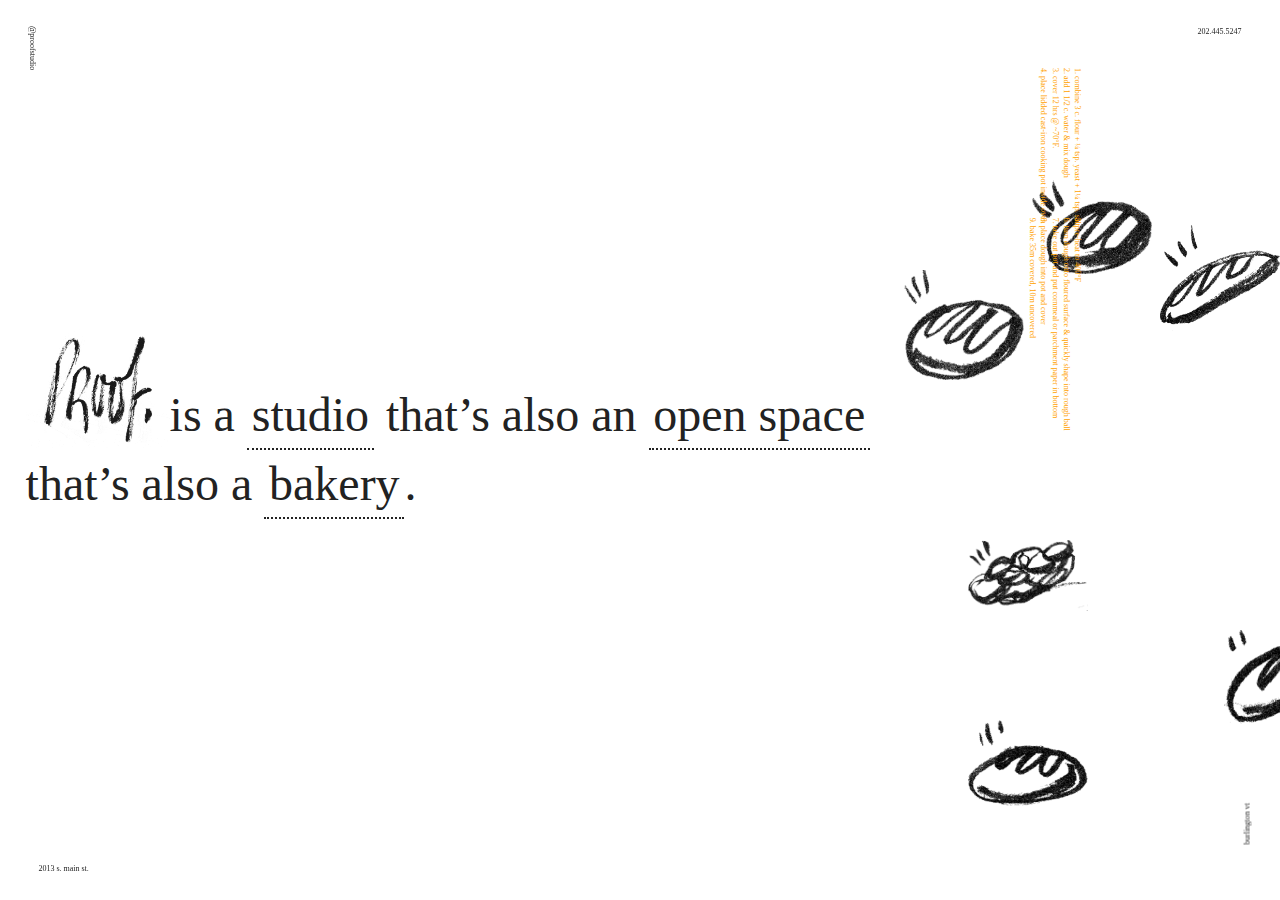
<file: index.html>
<!doctype html>
<html class="no-js" lang="">
    <head>
        <meta charset="utf-8">
        <meta http-equiv="x-ua-compatible" content="ie=edge">
        <title></title>
        <meta name="description" content="">
        <meta name="viewport" content="width=device-width, initial-scale=1">

        <link rel="apple-touch-icon" href="apple-touch-icon.png">
        <!-- Place favicon.ico in the root directory -->

        <link rel="stylesheet" href="css/normalize.css">
        <link rel="stylesheet" href="css/main.css">
        <script src="js/vendor/modernizr-2.8.3.min.js"></script>
    </head>
    <body>
    <div class="breadelements">
            <img src="img/bread-1.png">
            <img src="img/bread-2.png">
            <img src="img/bread-3.png">
            <img src="img/bread-4.png">
            <img src="img/bread-5.png">
            <img src="img/bread-6.png">
            <img src="img/bread-7.png">
    </div>
        <!--[if lt IE 8]>
            <p class="browserupgrade">You are using an <strong>outdated</strong> browser. Please <a href="http://browsehappy.com/">upgrade your browser</a> to improve your experience.</p>
        <![endif]-->

        <!-- Add your site or application content here -->
    <div class="recipe">
        <ol>
            <div class="recipe-col-1">
                <li>combine 3 c. flour + ¼ tsp. yeast + 1¼ tsp. salt</li>
                <li>add 1 1/2 c. water &amp; mix dough</li>
                <li>cover 12 hrs @ ~70°F.</li>
                <li>place lidded cast-iron cooking pot inside oven</li>
            </div>

            <div class="recipe-col-2">
                <li>pre-heat to 400°F</li>
                <li>turn dough onto floured surface & quickly shape into rough ball</li>
                <li>take out pot and put cornmeal or parchment paper in bottom</li>
                <li>place dough into pot and cover</li>
                <li>bake 35m covered, 10m uncovered</li>
            </div>
        </ol>

    </div>

        

        

    <section class="section-1">
        <img class="preview-image design-preview" src="img/designph.jpg">
        <img class="preview-image space-preview" src="img/spaceph.jpg">
        <img class="preview-image bakery-preview" src="img/bakeryph.jpg">
        <div class="supplemental-info">
            <span class="supplemental-info-item topleft">@proofstudio</span>
            <span class="supplemental-info-item topright">202.445.5247</span>
            <span class="supplemental-info-item bottomleft">2013 s. main st.</span>
            <span class="supplemental-info-item bottomright">burlington vt</span>
        </div>
            <div class="intro-text-wrapper">
            <h1><span class="logotype-animation">Proof</span> is a <a class="page-navigation-link" href="design.html" id="main-design-link">studio</a> that’s also an <a class="page-navigation-link" href="space.html" id="main-space-link">open space</a> that’s also a <a class="page-navigation-link" href="bakery.html" id="main-bakery-link">bakery</a>.</h1>
            </div>

        
    </section>


        <script src="https://code.jquery.com/jquery-1.12.0.min.js"></script>
        <script>window.jQuery || document.write('<script src="js/vendor/jquery-1.12.0.min.js"><\/script>')</script>
        <script src="js/plugins.js"></script>
        <script src="js/main.js"></script>

        <!-- Google Analytics: change UA-XXXXX-X to be your site's ID. -->
        <script>
            (function(b,o,i,l,e,r){b.GoogleAnalyticsObject=l;b[l]||(b[l]=
            function(){(b[l].q=b[l].q||[]).push(arguments)});b[l].l=+new Date;
            e=o.createElement(i);r=o.getElementsByTagName(i)[0];
            e.src='https://www.google-analytics.com/analytics.js';
            r.parentNode.insertBefore(e,r)}(window,document,'script','ga'));
            ga('create','UA-XXXXX-X','auto');ga('send','pageview');
        </script>
    </body>
</html>
</file>
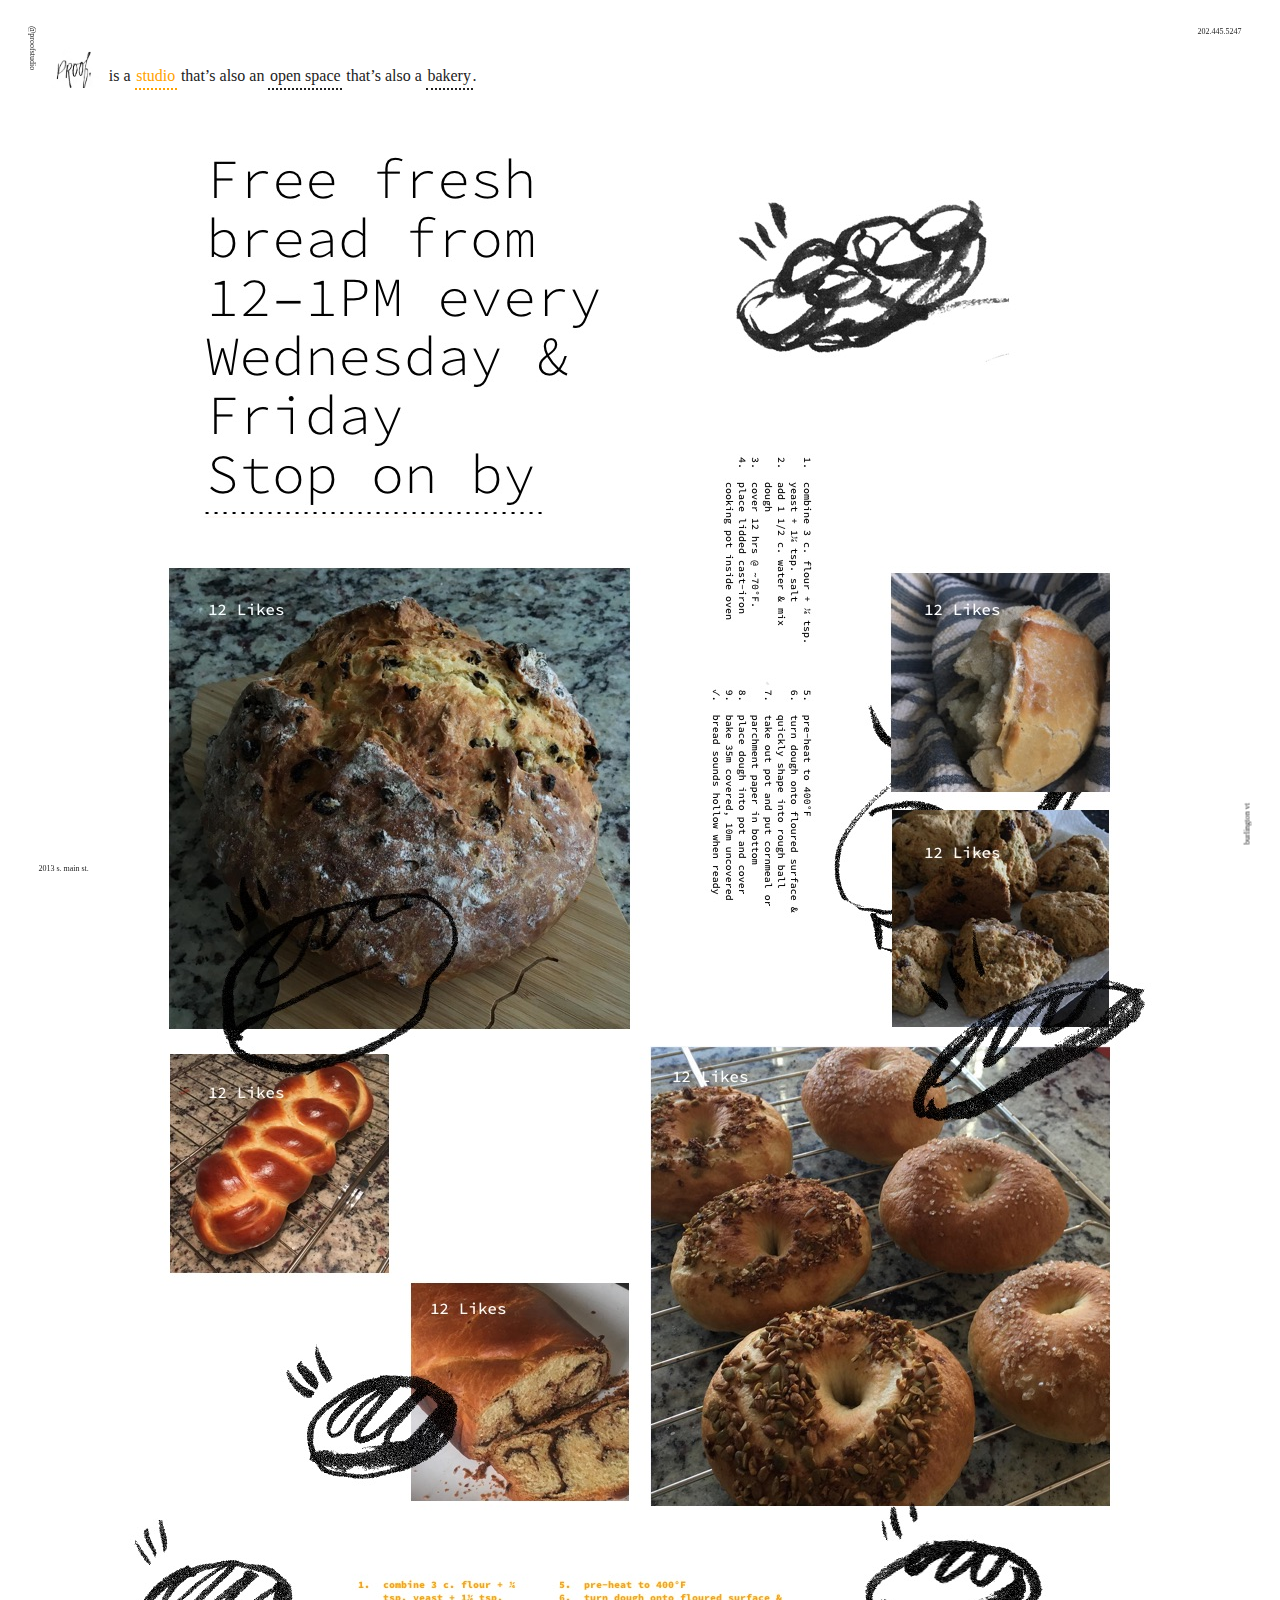
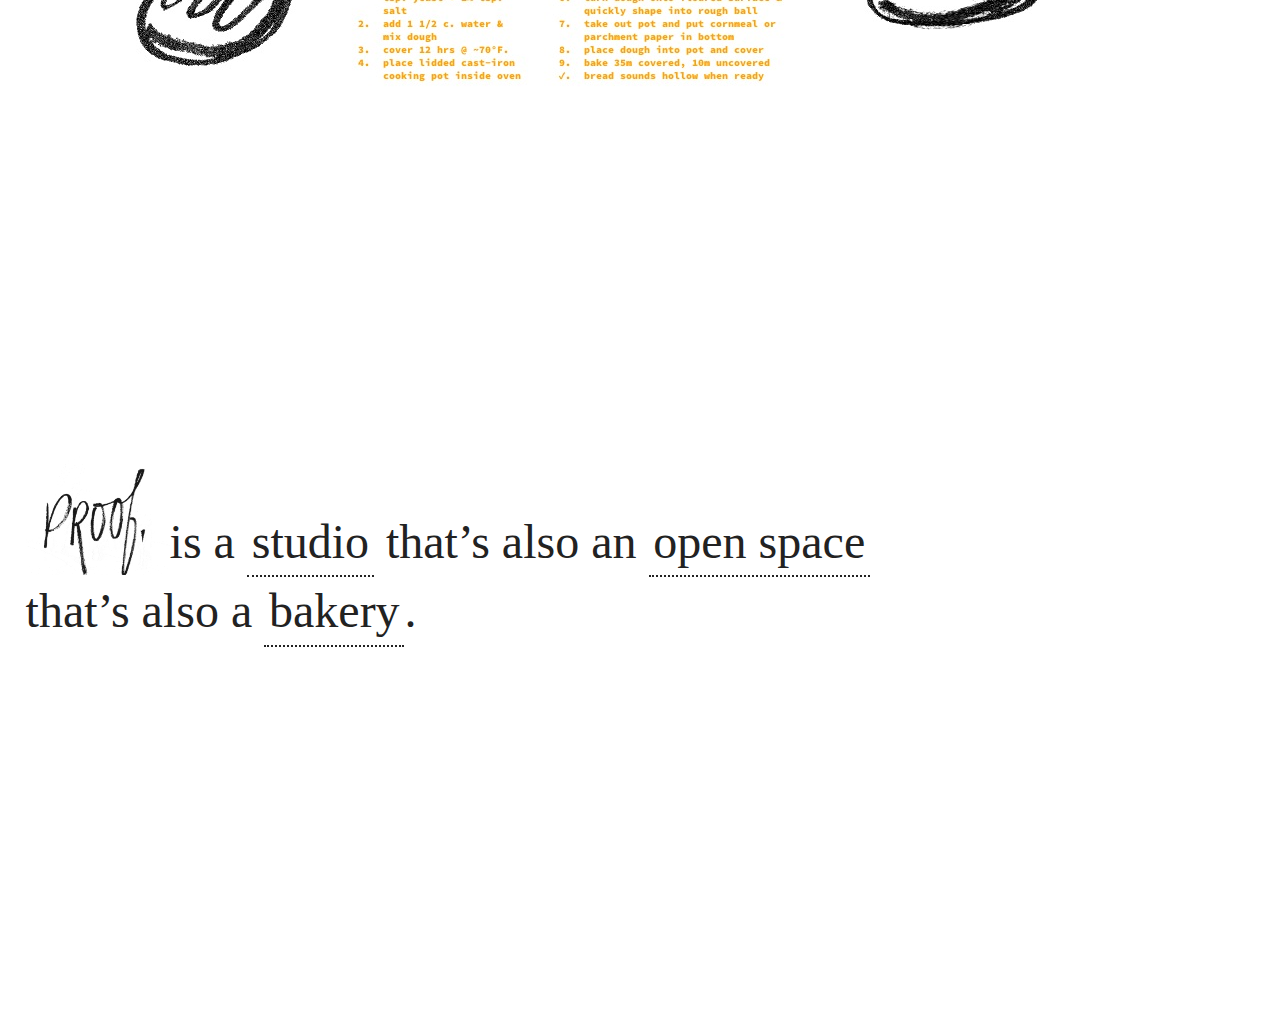
<file: bakery.html>
<!doctype html>
<html class="no-js" lang="">
    <head>
        <meta charset="utf-8">
        <meta http-equiv="x-ua-compatible" content="ie=edge">
        <title></title>
        <meta name="description" content="">
        <meta name="viewport" content="width=device-width, initial-scale=1">

        <link rel="apple-touch-icon" href="apple-touch-icon.png">
        <!-- Place favicon.ico in the root directory -->

        <link rel="stylesheet" href="css/normalize.css">
        <link rel="stylesheet" href="css/main.css">
        <script src="js/vendor/modernizr-2.8.3.min.js"></script>
    </head>
    <body>

    <div class="interior-nav">
        <h5><a class="logotype-animation" href="index.html">Proof</a> is a <a class="page-navigation-link active" href="design.html">studio</a> that’s also an <a class="page-navigation-link" href="space.html">open space</a> that’s also a <a class="page-navigation-link" href="bakery.html">bakery</a>.</h5>
    </div>

    <div class="interior-comp">
        <img src="img/interior-bakery.jpg">
    </div>

    <section class="section-1">
        <img class="preview-image design-preview" src="img/designph.jpg">
        <img class="preview-image space-preview" src="img/spaceph.jpg">
        <img class="preview-image bakery-preview" src="img/bakeryph.jpg">
        <div class="supplemental-info">
            <span class="supplemental-info-item topleft">@proofstudio</span>
            <span class="supplemental-info-item topright">202.445.5247</span>
            <span class="supplemental-info-item bottomleft">2013 s. main st.</span>
            <span class="supplemental-info-item bottomright">burlington vt</span>
        </div>
            <div class="intro-text-wrapper">
            <h1><span class="logotype-animation">Proof</span> is a <a class="page-navigation-link" href="design.html" id="main-design-link">studio</a> that’s also an <a class="page-navigation-link" href="space.html" id="main-space-link">open space</a> that’s also a <a class="page-navigation-link" href="bakery.html" id="main-bakery-link">bakery</a>.</h1>
            </div>

        
    </section>


        <script src="https://code.jquery.com/jquery-1.12.0.min.js"></script>
        <script>window.jQuery || document.write('<script src="js/vendor/jquery-1.12.0.min.js"><\/script>')</script>
        <script src="js/plugins.js"></script>
        <script src="js/main.js"></script>

        <!-- Google Analytics: change UA-XXXXX-X to be your site's ID. -->
        <script>
            (function(b,o,i,l,e,r){b.GoogleAnalyticsObject=l;b[l]||(b[l]=
            function(){(b[l].q=b[l].q||[]).push(arguments)});b[l].l=+new Date;
            e=o.createElement(i);r=o.getElementsByTagName(i)[0];
            e.src='https://www.google-analytics.com/analytics.js';
            r.parentNode.insertBefore(e,r)}(window,document,'script','ga'));
            ga('create','UA-XXXXX-X','auto');ga('send','pageview');
        </script>
    </body>
</html>
</file>
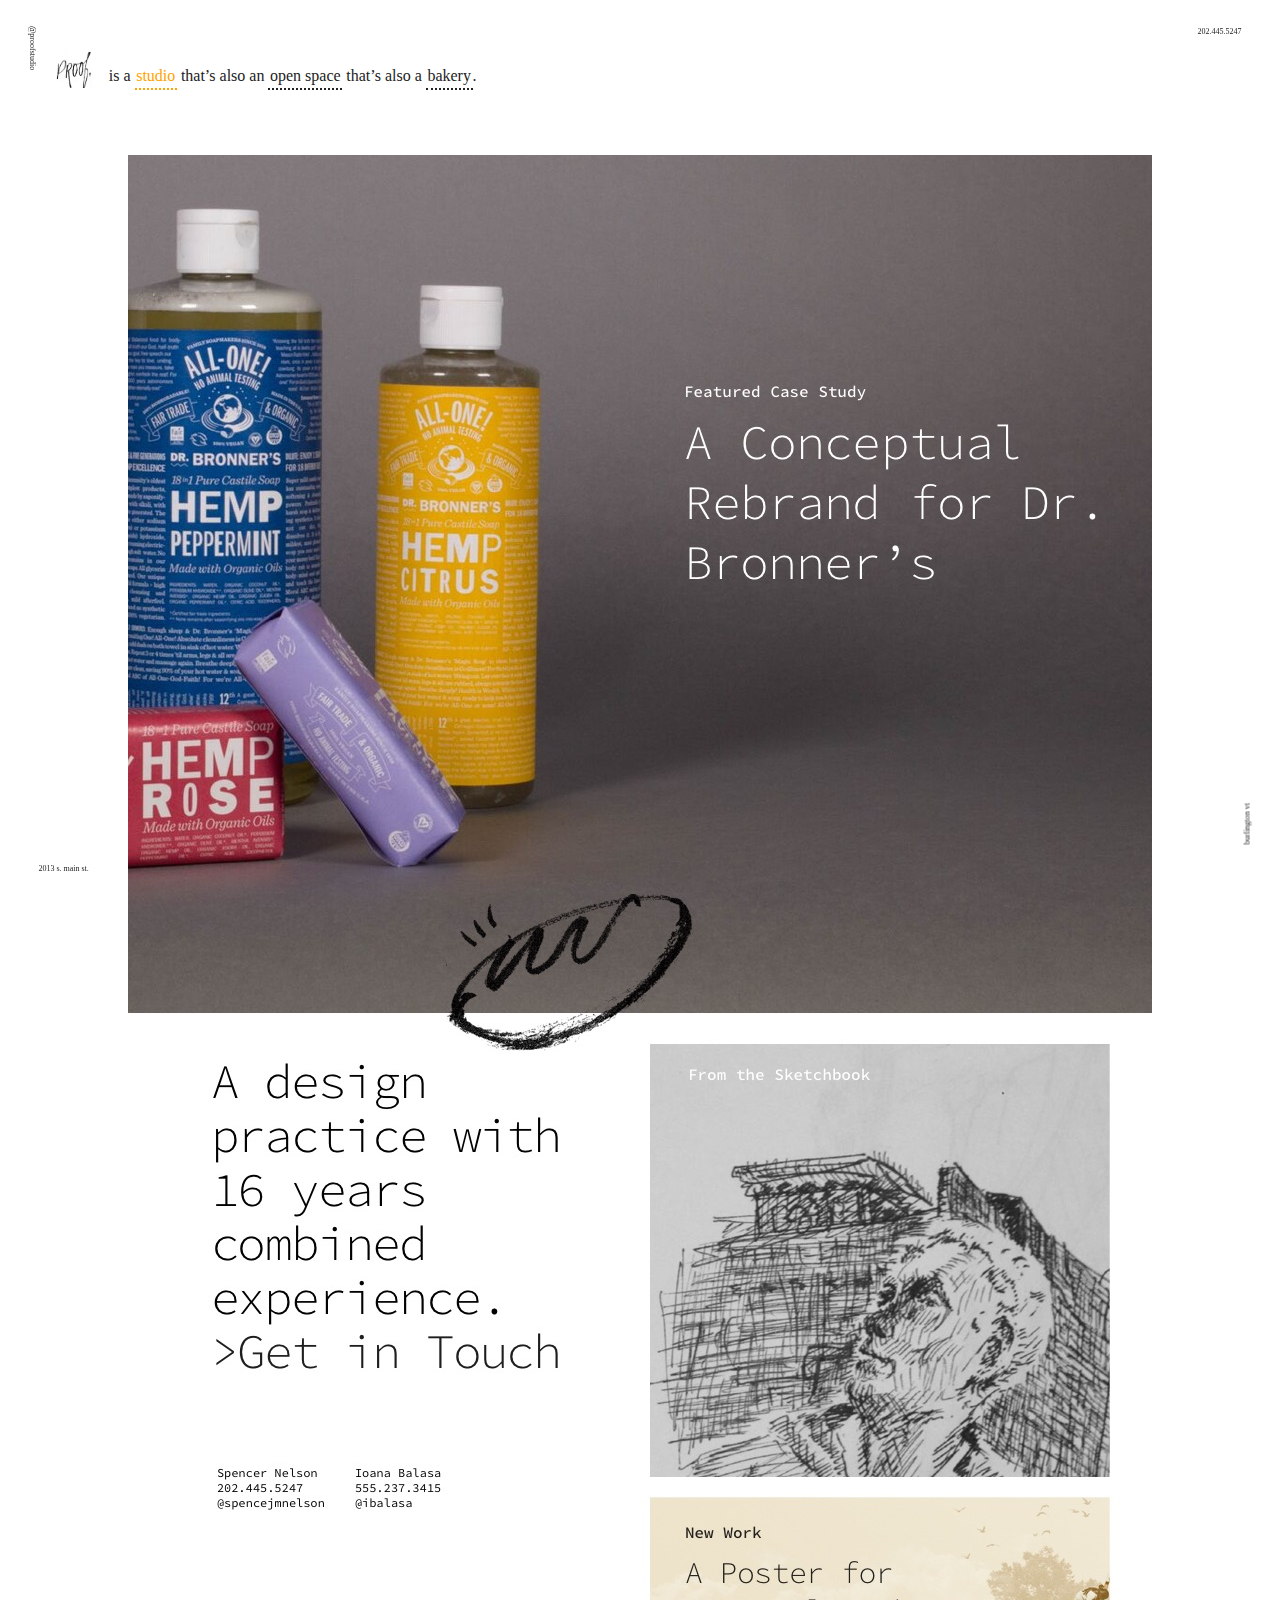
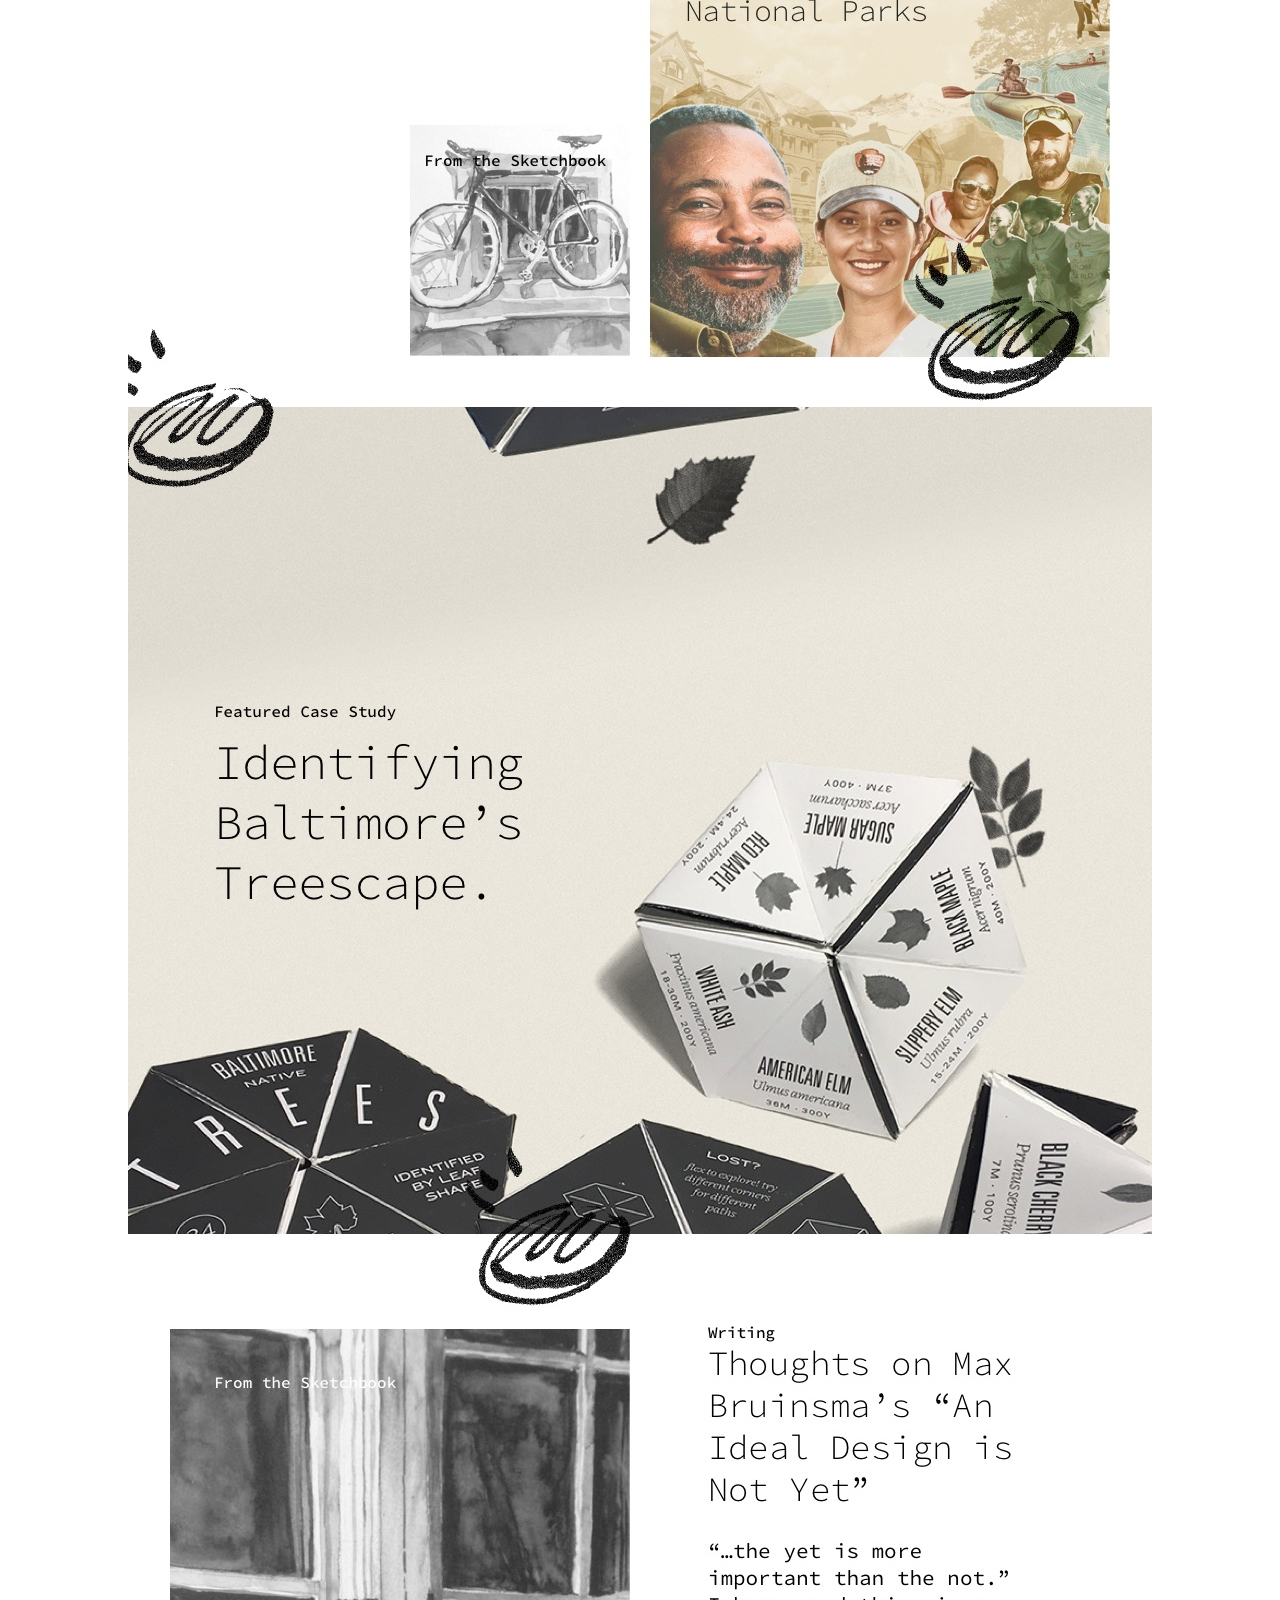
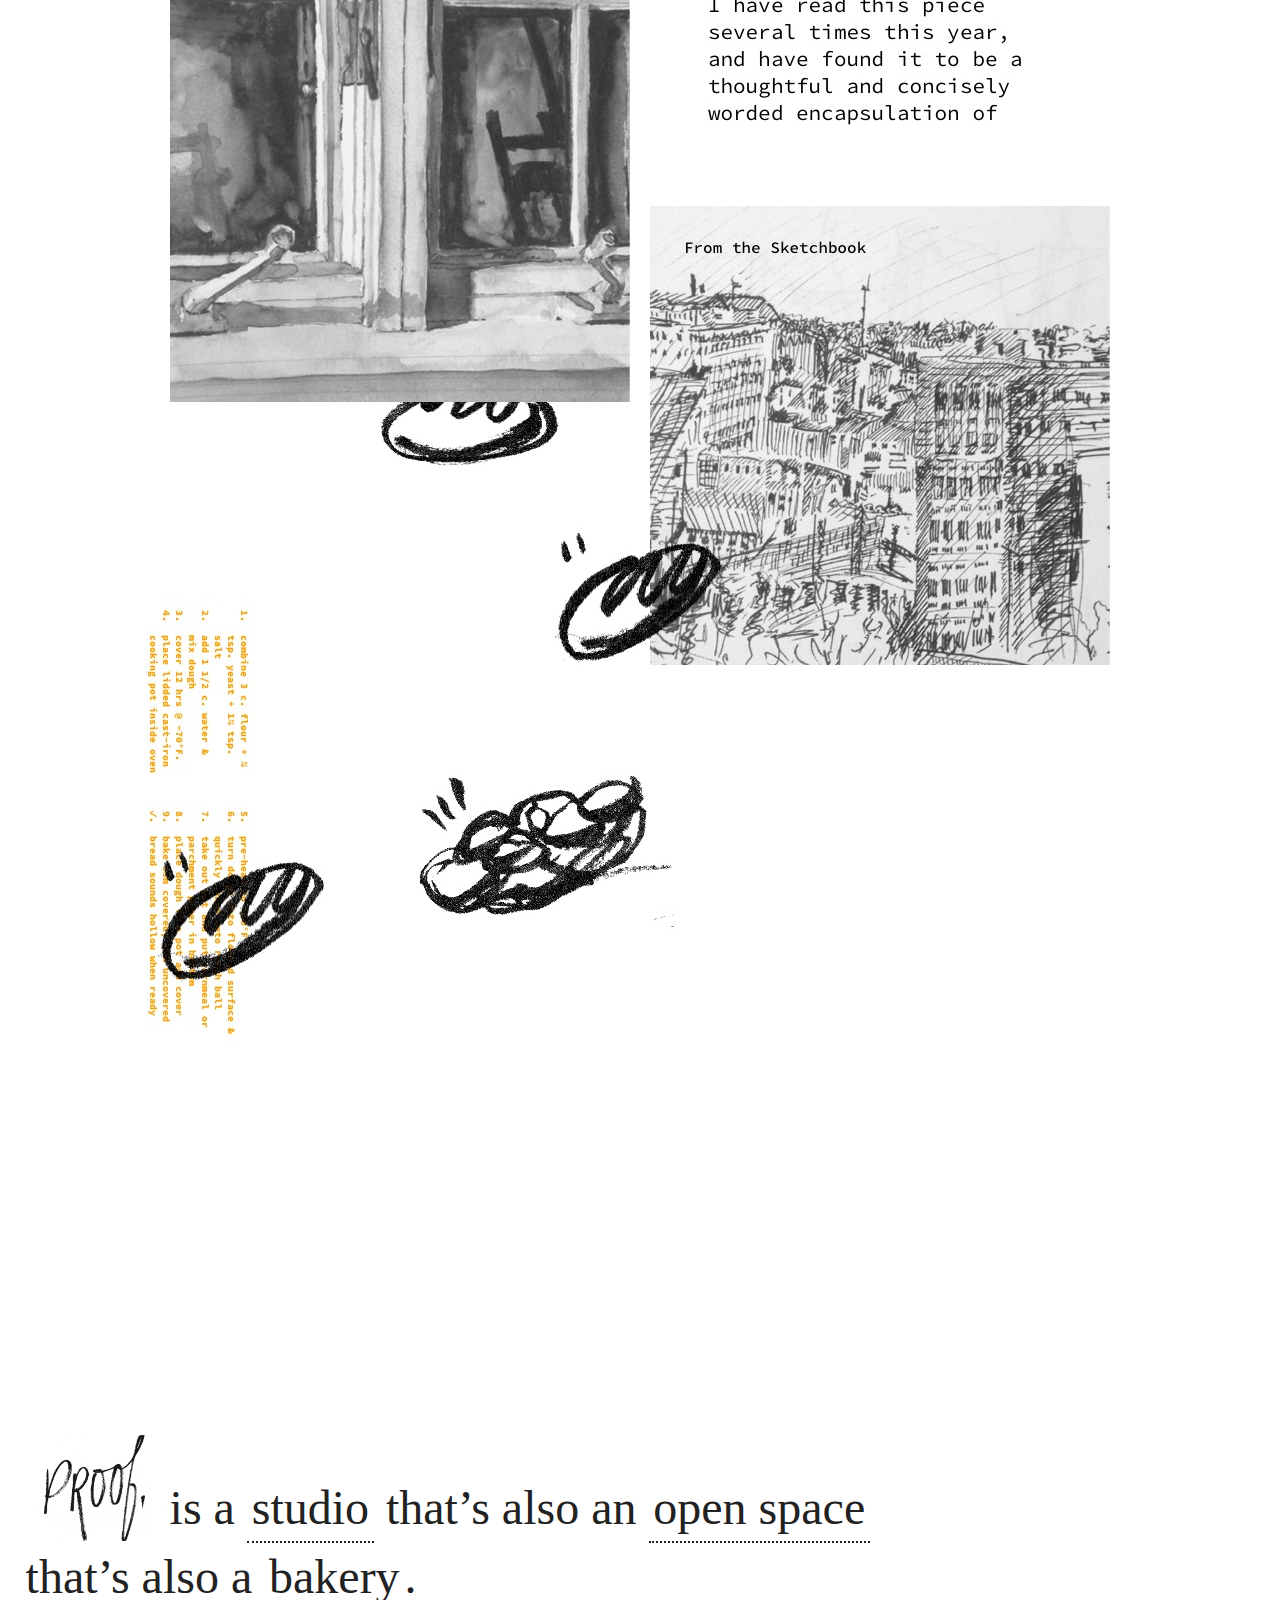
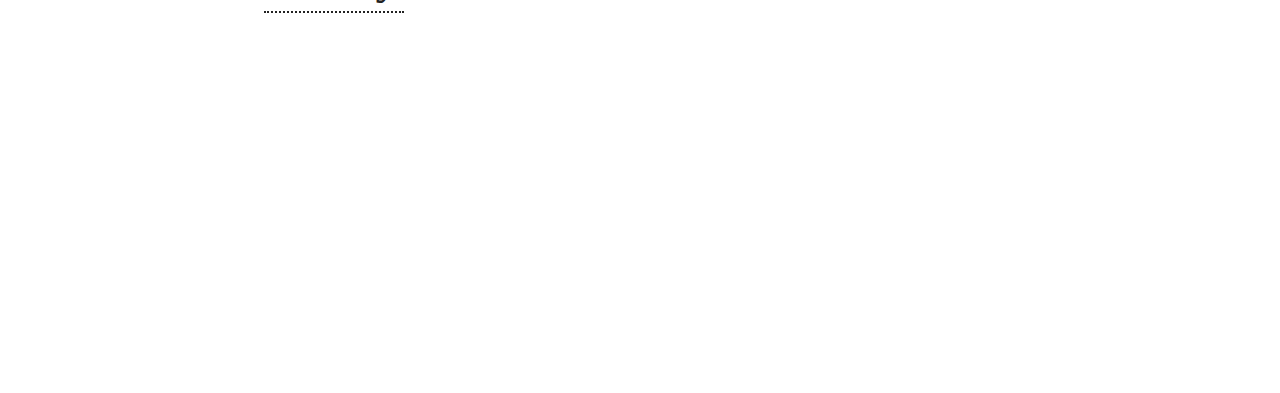
<file: design.html>
<!doctype html>
<html class="no-js" lang="">
    <head>
        <meta charset="utf-8">
        <meta http-equiv="x-ua-compatible" content="ie=edge">
        <title></title>
        <meta name="description" content="">
        <meta name="viewport" content="width=device-width, initial-scale=1">

        <link rel="apple-touch-icon" href="apple-touch-icon.png">
        <!-- Place favicon.ico in the root directory -->

        <link rel="stylesheet" href="css/normalize.css">
        <link rel="stylesheet" href="css/main.css">
        <script src="js/vendor/modernizr-2.8.3.min.js"></script>
    </head>
    <body>

    <div class="interior-nav">
        <h5><a class="logotype-animation" href="index.html">Proof</a> is a <a class="page-navigation-link active" href="design.html">studio</a> that’s also an <a class="page-navigation-link" href="space.html">open space</a> that’s also a <a class="page-navigation-link" href="bakery.html">bakery</a>.</h5>
    </div>
    
    <div class="interior-comp">
        <img src="img/interior-design.jpg">
    </div>

    <section class="section-1">
        <img class="preview-image design-preview" src="img/designph.jpg">
        <img class="preview-image space-preview" src="img/spaceph.jpg">
        <img class="preview-image bakery-preview" src="img/bakeryph.jpg">
        <div class="supplemental-info">
            <span class="supplemental-info-item topleft">@proofstudio</span>
            <span class="supplemental-info-item topright">202.445.5247</span>
            <span class="supplemental-info-item bottomleft">2013 s. main st.</span>
            <span class="supplemental-info-item bottomright">burlington vt</span>
        </div>
            <div class="intro-text-wrapper">
            <h1><span class="logotype-animation">Proof</span> is a <a class="page-navigation-link" href="design.html" id="main-design-link">studio</a> that’s also an <a class="page-navigation-link" href="space.html" id="main-space-link">open space</a> that’s also a <a class="page-navigation-link" href="bakery.html" id="main-bakery-link">bakery</a>.</h1>
            </div>

        
    </section>


        <script src="https://code.jquery.com/jquery-1.12.0.min.js"></script>
        <script>window.jQuery || document.write('<script src="js/vendor/jquery-1.12.0.min.js"><\/script>')</script>
        <script src="js/plugins.js"></script>
        <script src="js/main.js"></script>

        <!-- Google Analytics: change UA-XXXXX-X to be your site's ID. -->
        <script>
            (function(b,o,i,l,e,r){b.GoogleAnalyticsObject=l;b[l]||(b[l]=
            function(){(b[l].q=b[l].q||[]).push(arguments)});b[l].l=+new Date;
            e=o.createElement(i);r=o.getElementsByTagName(i)[0];
            e.src='https://www.google-analytics.com/analytics.js';
            r.parentNode.insertBefore(e,r)}(window,document,'script','ga'));
            ga('create','UA-XXXXX-X','auto');ga('send','pageview');
        </script>
    </body>
</html>
</file>
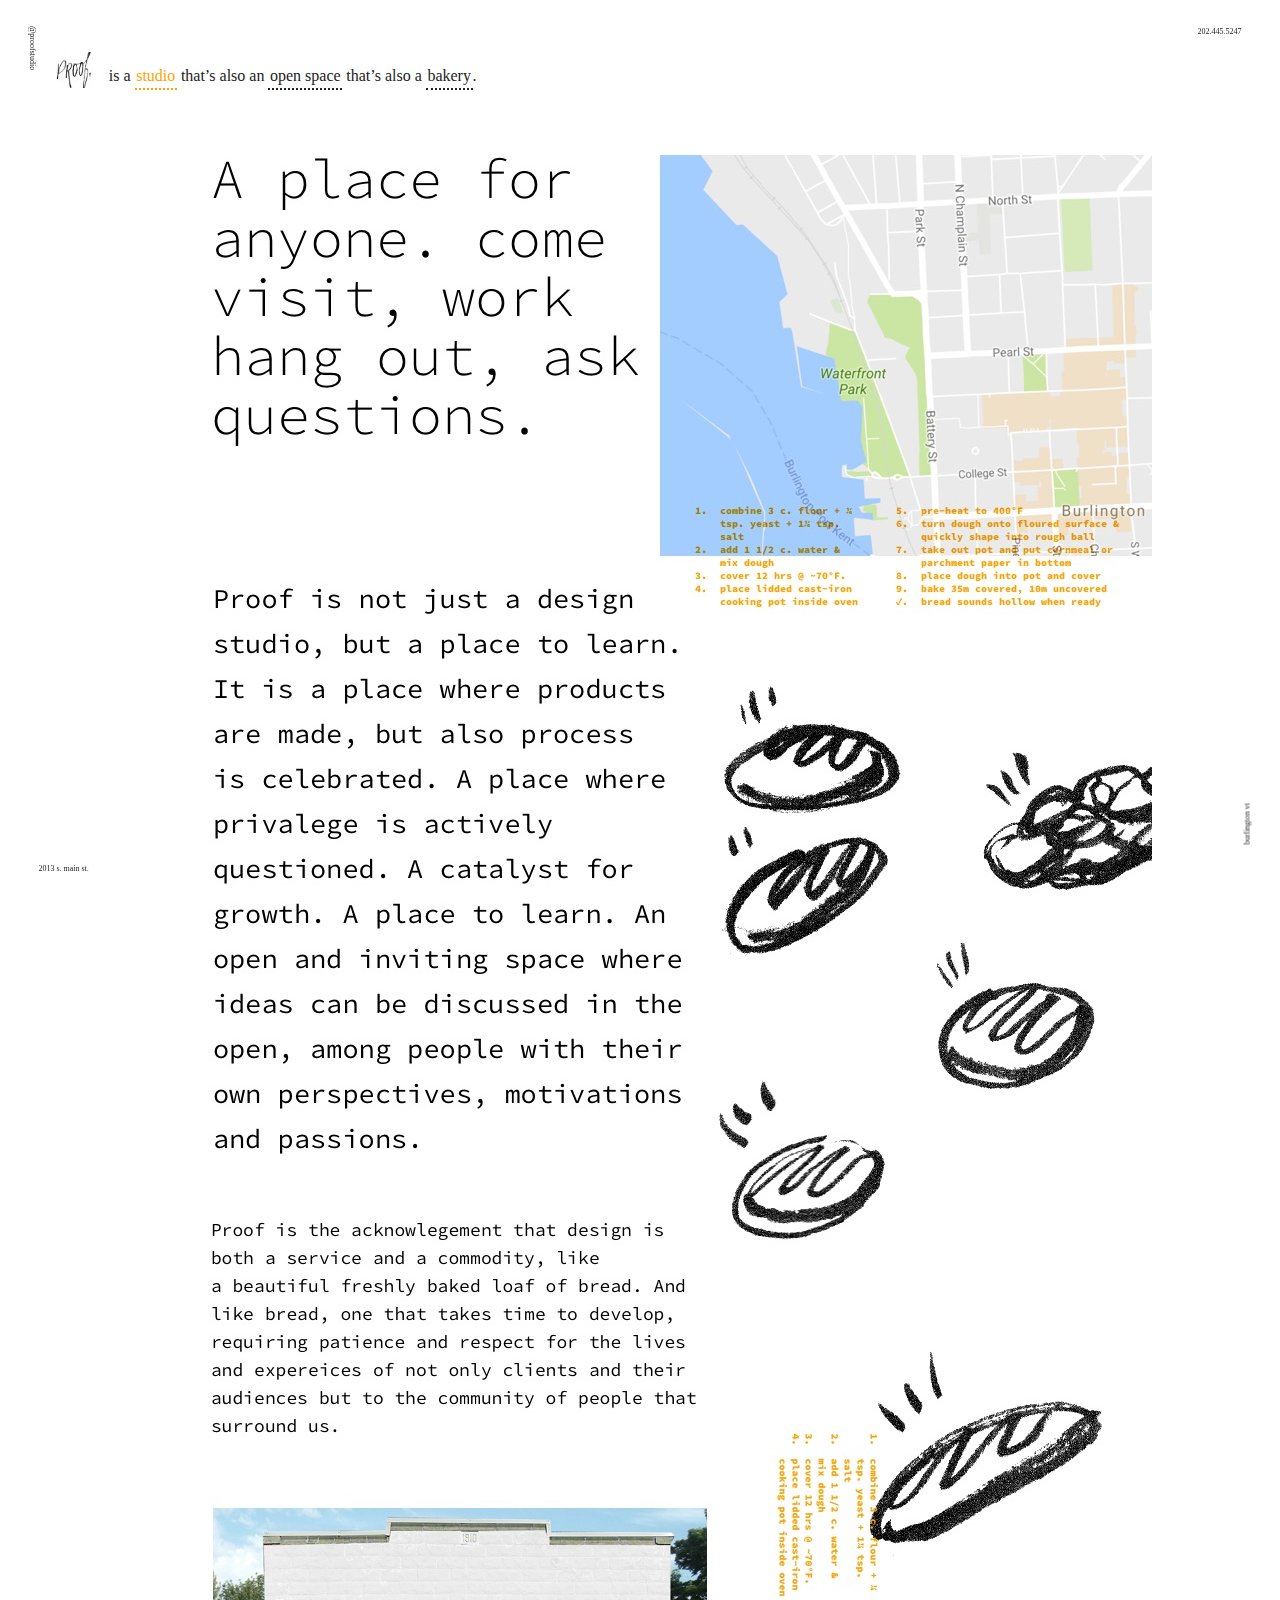
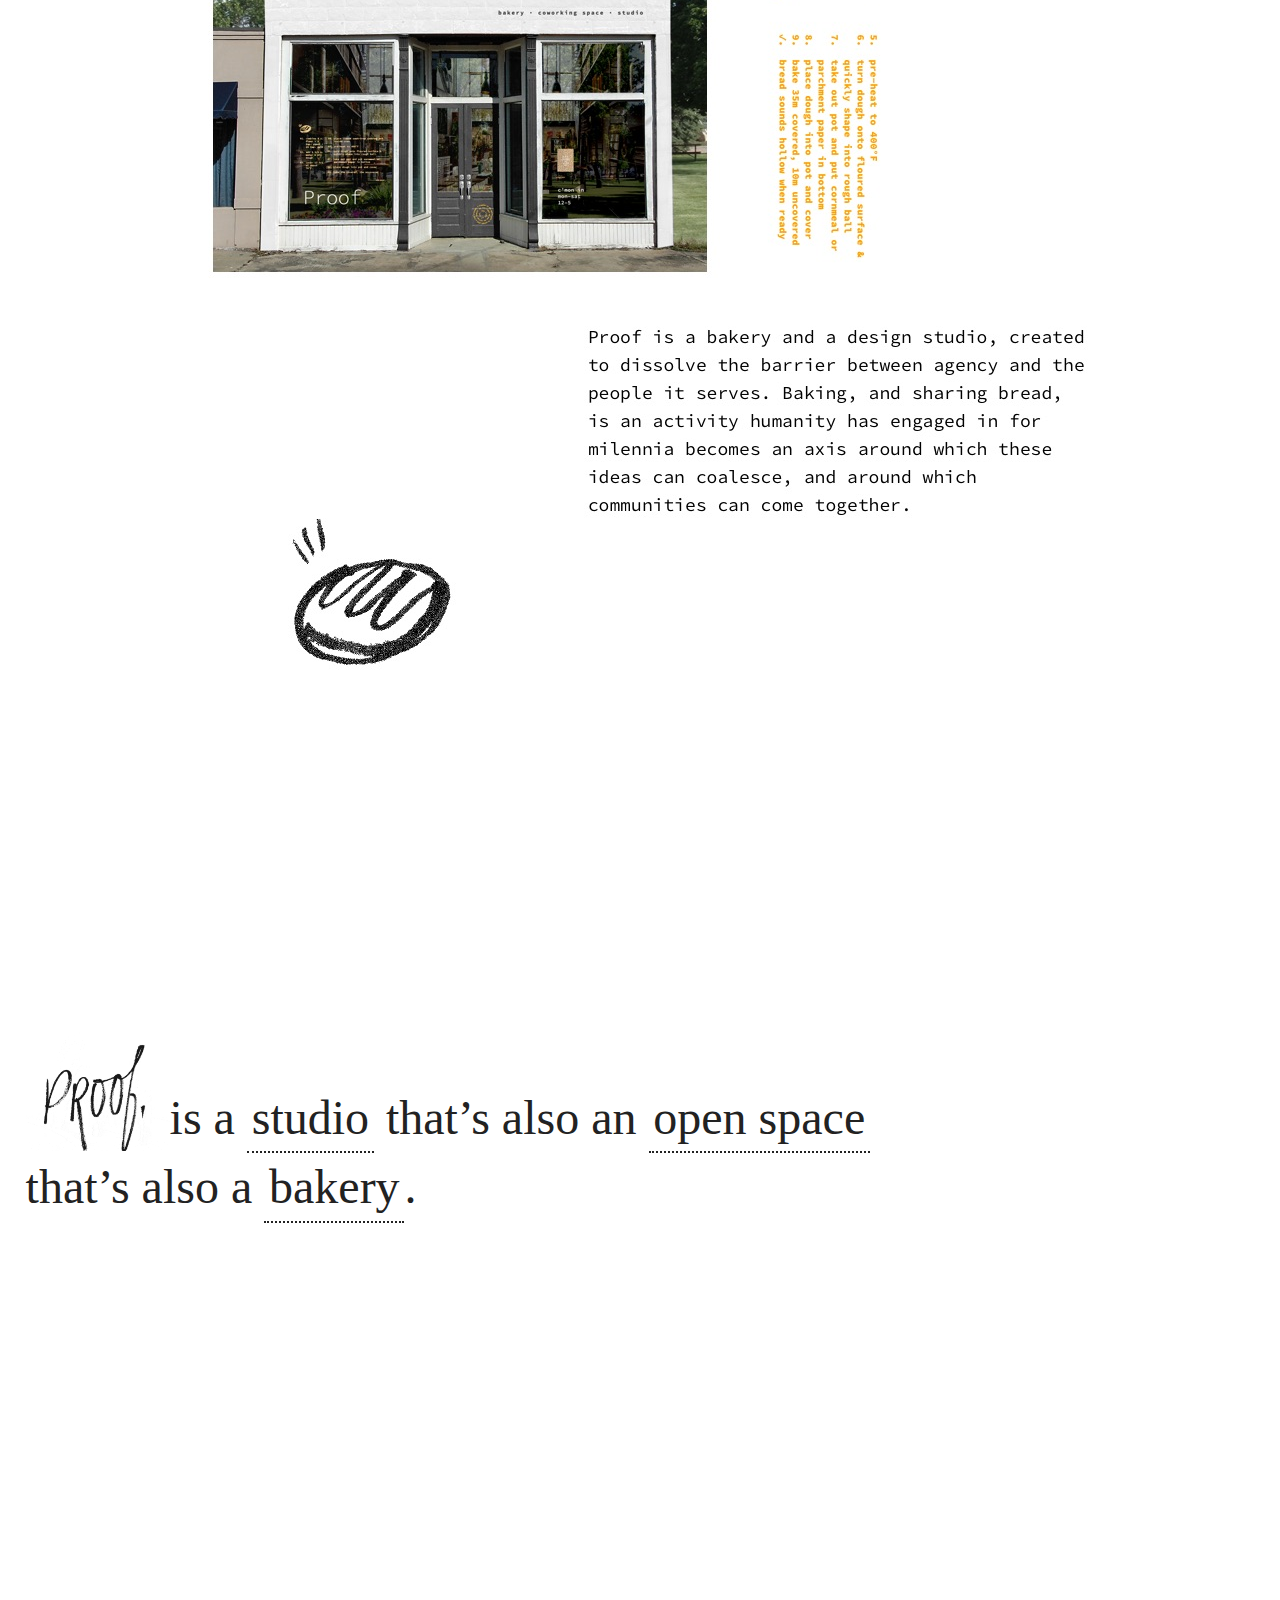
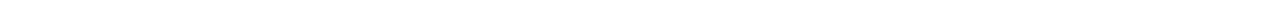
<file: space.html>
<!doctype html>
<html class="no-js" lang="">
    <head>
        <meta charset="utf-8">
        <meta http-equiv="x-ua-compatible" content="ie=edge">
        <title></title>
        <meta name="description" content="">
        <meta name="viewport" content="width=device-width, initial-scale=1">

        <link rel="apple-touch-icon" href="apple-touch-icon.png">
        <!-- Place favicon.ico in the root directory -->

        <link rel="stylesheet" href="css/normalize.css">
        <link rel="stylesheet" href="css/main.css">
        <script src="js/vendor/modernizr-2.8.3.min.js"></script>
    </head>
    <body>

    <div class="interior-nav">
        <h5><a class="logotype-animation" href="index.html">Proof</a> is a <a class="page-navigation-link active" href="design.html">studio</a> that’s also an <a class="page-navigation-link" href="space.html">open space</a> that’s also a <a class="page-navigation-link" href="bakery.html">bakery</a>.</h5>
    </div>

    <div class="interior-comp">
        <img src="img/interior-space.jpg">
    </div>

    <section class="section-1">
        <img class="preview-image design-preview" src="img/designph.jpg">
        <img class="preview-image space-preview" src="img/spaceph.jpg">
        <img class="preview-image bakery-preview" src="img/bakeryph.jpg">
        <div class="supplemental-info">
            <span class="supplemental-info-item topleft">@proofstudio</span>
            <span class="supplemental-info-item topright">202.445.5247</span>
            <span class="supplemental-info-item bottomleft">2013 s. main st.</span>
            <span class="supplemental-info-item bottomright">burlington vt</span>
        </div>
            <div class="intro-text-wrapper">
            <h1><span class="logotype-animation">Proof</span> is a <a class="page-navigation-link" href="design.html" id="main-design-link">studio</a> that’s also an <a class="page-navigation-link" href="space.html" id="main-space-link">open space</a> that’s also a <a class="page-navigation-link" href="bakery.html" id="main-bakery-link">bakery</a>.</h1>
            </div>

        
    </section>


        <script src="https://code.jquery.com/jquery-1.12.0.min.js"></script>
        <script>window.jQuery || document.write('<script src="js/vendor/jquery-1.12.0.min.js"><\/script>')</script>
        <script src="js/plugins.js"></script>
        <script src="js/main.js"></script>

        <!-- Google Analytics: change UA-XXXXX-X to be your site's ID. -->
        <script>
            (function(b,o,i,l,e,r){b.GoogleAnalyticsObject=l;b[l]||(b[l]=
            function(){(b[l].q=b[l].q||[]).push(arguments)});b[l].l=+new Date;
            e=o.createElement(i);r=o.getElementsByTagName(i)[0];
            e.src='https://www.google-analytics.com/analytics.js';
            r.parentNode.insertBefore(e,r)}(window,document,'script','ga'));
            ga('create','UA-XXXXX-X','auto');ga('send','pageview');
        </script>
    </body>
</html>
</file>
<file: css/main.css>
/*! HTML5 Boilerplate v5.3.0 | MIT License | https://html5boilerplate.com/ */

/*
 * What follows is the result of much research on cross-browser styling.
 * Credit left inline and big thanks to Nicolas Gallagher, Jonathan Neal,
 * Kroc Camen, and the H5BP dev community and team.
 */

/* ==========================================================================
   Base styles: opinionated defaults
   ========================================================================== */

html {
    color: #222;
    font-size: 1em;
    line-height: 1.4;
}

/*
 * Remove text-shadow in selection highlight:
 * https://twitter.com/miketaylr/status/12228805301
 *
 * These selection rule sets have to be separate.
 * Customize the background color to match your design.
 */

::-moz-selection {
    background: #b3d4fc;
    text-shadow: none;
}

::selection {
    background: #b3d4fc;
    text-shadow: none;
}

/*
 * A better looking default horizontal rule
 */

hr {
    display: block;
    height: 1px;
    border: 0;
    border-top: 1px solid #ccc;
    margin: 1em 0;
    padding: 0;
}

/*
 * Remove the gap between audio, canvas, iframes,
 * images, videos and the bottom of their containers:
 * https://github.com/h5bp/html5-boilerplate/issues/440
 */

audio,
canvas,
iframe,
img,
svg,
video {
    vertical-align: middle;
}

/*
 * Remove default fieldset styles.
 */

fieldset {
    border: 0;
    margin: 0;
    padding: 0;
}

/*
 * Allow only vertical resizing of textareas.
 */

textarea {
    resize: vertical;
}

/* ==========================================================================
   Browser Upgrade Prompt
   ========================================================================== */

.browserupgrade {
    margin: 0.2em 0;
    background: #ccc;
    color: #000;
    padding: 0.2em 0;
}

/* ==========================================================================
   Author's custom styles
   ========================================================================== */

@-webkit-keyframes breadhover {
    from {transform:translateY(0);}
    to {transform:translateY(50%);}
} 

@-webkit-keyframes dropin {
    from {transform:translateY(-100%);}
    to {transform:translateY(0%);}
} 

html {
    font-size: 16px
}

body {
    font-family: "Source Code Pro";
}

h1 {
    font-weight: 300;
    font-size: 3rem;
}

h5 {
    font-weight: 300;
    font-size: 1rem;
}



.logotype-animation {
    color:transparent;
    display: block;
    float:left;
    background-image: url(../img/proof.gif);
    background-size:100%;
    background-repeat: no-repeat;
    width:3em;
    height:2.6em;
    margin-top:-1.2em;

}


.page-navigation-link {
    border-bottom: 2px dotted;
    color:inherit;
    text-decoration: none;
    transition:300ms;
    padding:0 .1em;
    position: relative;
    display: inline-block;
}

.interior-nav .page-navigation-link:before {
    position:absolute;
    content: "";
    height:100%;
    left:0;
    bottom:0;
    width:0%;
    background-color: rgba(255, 162, 0, 0.16);
    transition:300ms cubic-bezier(.77,.01,.63,1);
}

.interior-nav .page-navigation-link:hover:before {
    width:100%;
    
}

.page-navigation-link.active {
    color:#FFA200;
}


.intro-text-wrapper {
    margin:2vw;
   
    width:75%;
}

.supplemental-info {
width:0;
font-size: 8px;
}

.supplemental-info-item {
    position: fixed;
    z-index: 100;
}

.supplemental-info-item.topleft {
    top:2vw;
    left:3vw;
    transform:rotate(90deg);
    transform-origin: 0 0;
}

.supplemental-info-item.topright {
    top:2vw;
    right:3vw;
}

.supplemental-info-item.bottomleft {
    bottom:2vw;
    left:3vw;
}

.supplemental-info-item.bottomright {
    bottom: 2vw;
    right: 3vw;
    transform: rotate(-90deg) translateX(60px);
    transform-origin: 100% 0%;
}


.section-1 {
    height:100vh;
    display: flex;
    align-items: center;
    background-repeat: no-repeat;
    background-position: center;
    background-size: 40%;
    position: relative;
    overflow:hidden;
}

.preview-image {
    position:absolute;
    top:50%;
    left:50%;
    width:50%;
    transform: translateX(-50%) translateY(-40%);
    z-index: -1;
    opacity:0;
    transition:300ms;

}

.preview-image.showpreview{
    opacity:.8;
    transform: translateX(-50%) translateY(-50%);
}



.breadelements {
    position: absolute;
    top:0;
    right:0;
    left:0;
    bottom:0;
    overflow:hidden;
    pointer-events: none;

}

.breadelements img{
    position: absolute;
    max-width:120px;
    width:10vw;
    min-width:50px;
    animation-name: breadhover;
    animation-duration: 4s;
    animation-iteration-count: infinite;
    animation-direction:alternate;
    animation-timing-function: ease-in-out;
}

.breadelements img:nth-child(1){
    top:50%;
    right:-10%;
    animation-delay: 0s;
}
.breadelements img:nth-child(2){
    top:20%;
    right:10%;
    animation-delay: .25s;
}
.breadelements img:nth-child(3){
    top:30%;
    right:20%;
    animation-delay: .5s;
}
.breadelements img:nth-child(4){
    top:25%;
    right:0%;
    animation-delay: .75s;
}
.breadelements img:nth-child(5){
    top:60%;
    right:15%;
    animation-delay: 1s;
}
.breadelements img:nth-child(6){
    top:70%;
    right:-5%;
    animation-delay: 1.25s;
}

.breadelements img:nth-child(7){
    top:80%;
    right:15%;
    animation-delay: 1.5s;
}



.recipe {
    position: absolute;
    top:50%;
    right:0;
    transform:rotate(90deg) translateX(-50%);
    width:50vh;
   
}

.recipe ol{
    font-size: 8px;
    display:flex;
    color:#FFA200;
}


.section-2 {
    height:100vh;
    
}


.interior-comp img {
    width:100%;
    max-width: 1024px;
    margin:8vw auto 0 auto;
    display: block
}


.interior-nav {
    padding:2vw 4vw;
    width:100%;
    position: fixed;
    background:white;
    transition:300ms;
    animation-name: dropin;
    animation-duration: 300ms;
    z-index: 100;
    top:0;
}

.interior-nav .logotype-animation{
    margin-right:.6em;
}

.interior-nav:hover {
    padding:3vw 4vw;
    

}

@media (max-width: 800px) {
    html {
        font-size: 12px;
    }
}

@media (max-width: 480px) {
    html {
        font-size: 8px;
    }
}



/* ==========================================================================
   Helper classes
   ========================================================================== */

/*
 * Hide visually and from screen readers
 */

.hidden {
    display: none !important;
}

/*
 * Hide only visually, but have it available for screen readers:
 * http://snook.ca/archives/html_and_css/hiding-content-for-accessibility
 */

.visuallyhidden {
    border: 0;
    clip: rect(0 0 0 0);
    height: 1px;
    margin: -1px;
    overflow: hidden;
    padding: 0;
    position: absolute;
    width: 1px;
}

/*
 * Extends the .visuallyhidden class to allow the element
 * to be focusable when navigated to via the keyboard:
 * https://www.drupal.org/node/897638
 */

.visuallyhidden.focusable:active,
.visuallyhidden.focusable:focus {
    clip: auto;
    height: auto;
    margin: 0;
    overflow: visible;
    position: static;
    width: auto;
}

/*
 * Hide visually and from screen readers, but maintain layout
 */

.invisible {
    visibility: hidden;
}

/*
 * Clearfix: contain floats
 *
 * For modern browsers
 * 1. The space content is one way to avoid an Opera bug when the
 *    `contenteditable` attribute is included anywhere else in the document.
 *    Otherwise it causes space to appear at the top and bottom of elements
 *    that receive the `clearfix` class.
 * 2. The use of `table` rather than `block` is only necessary if using
 *    `:before` to contain the top-margins of child elements.
 */

.clearfix:before,
.clearfix:after {
    content: " "; /* 1 */
    display: table; /* 2 */
}

.clearfix:after {
    clear: both;
}

/* ==========================================================================
   EXAMPLE Media Queries for Responsive Design.
   These examples override the primary ('mobile first') styles.
   Modify as content requires.
   ========================================================================== */

@media only screen and (min-width: 35em) {
    /* Style adjustments for viewports that meet the condition */
}

@media print,
       (-webkit-min-device-pixel-ratio: 1.25),
       (min-resolution: 1.25dppx),
       (min-resolution: 120dpi) {
    /* Style adjustments for high resolution devices */
}

/* ==========================================================================
   Print styles.
   Inlined to avoid the additional HTTP request:
   http://www.phpied.com/delay-loading-your-print-css/
   ========================================================================== */

@media print {
    *,
    *:before,
    *:after,
    *:first-letter,
    *:first-line {
        background: transparent !important;
        color: #000 !important; /* Black prints faster:
                                   http://www.sanbeiji.com/archives/953 */
        box-shadow: none !important;
        text-shadow: none !important;
    }

    a,
    a:visited {
        text-decoration: underline;
    }

    a[href]:after {
        content: " (" attr(href) ")";
    }

    abbr[title]:after {
        content: " (" attr(title) ")";
    }

    /*
     * Don't show links that are fragment identifiers,
     * or use the `javascript:` pseudo protocol
     */

    a[href^="#"]:after,
    a[href^="javascript:"]:after {
        content: "";
    }

    pre,
    blockquote {
        border: 1px solid #999;
        page-break-inside: avoid;
    }

    /*
     * Printing Tables:
     * http://css-discuss.incutio.com/wiki/Printing_Tables
     */

    thead {
        display: table-header-group;
    }

    tr,
    img {
        page-break-inside: avoid;
    }

    img {
        max-width: 100% !important;
    }

    p,
    h2,
    h3 {
        orphans: 3;
        widows: 3;
    }

    h2,
    h3 {
        page-break-after: avoid;
    }
}
</file>
